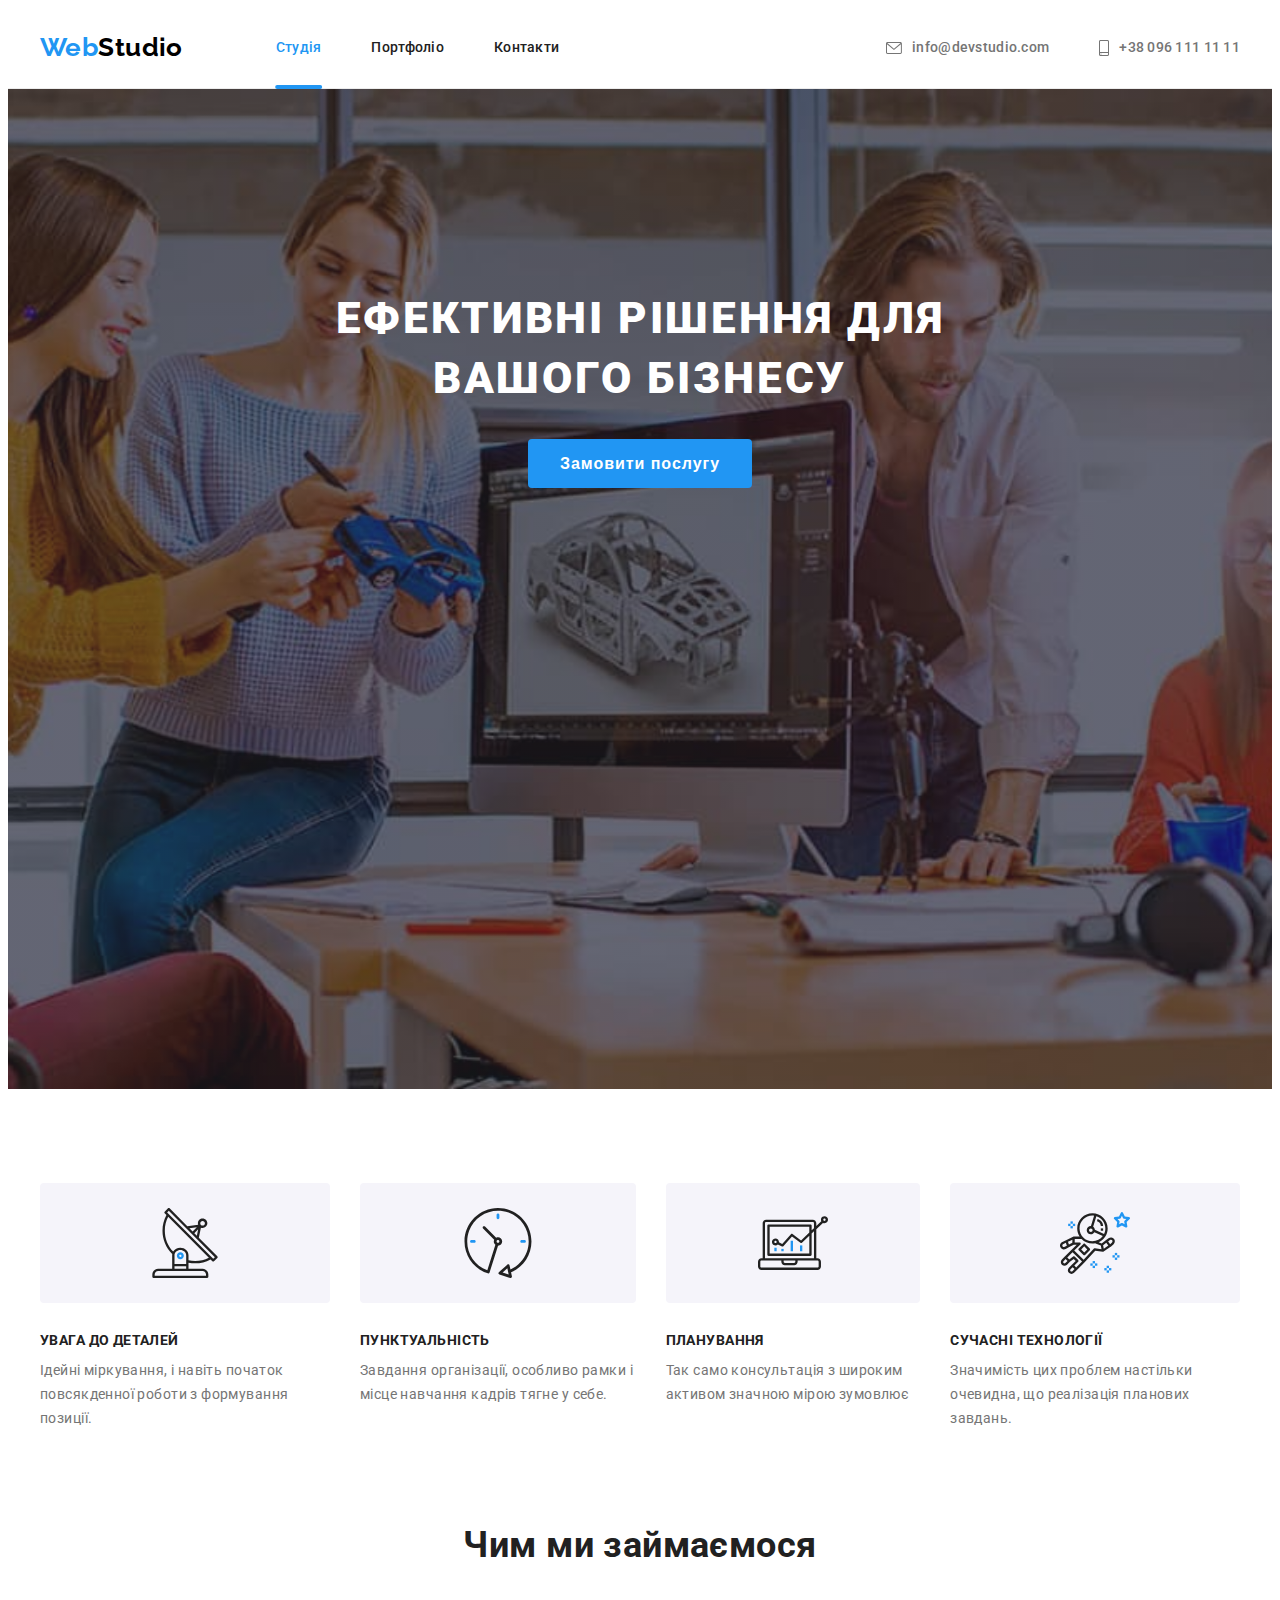
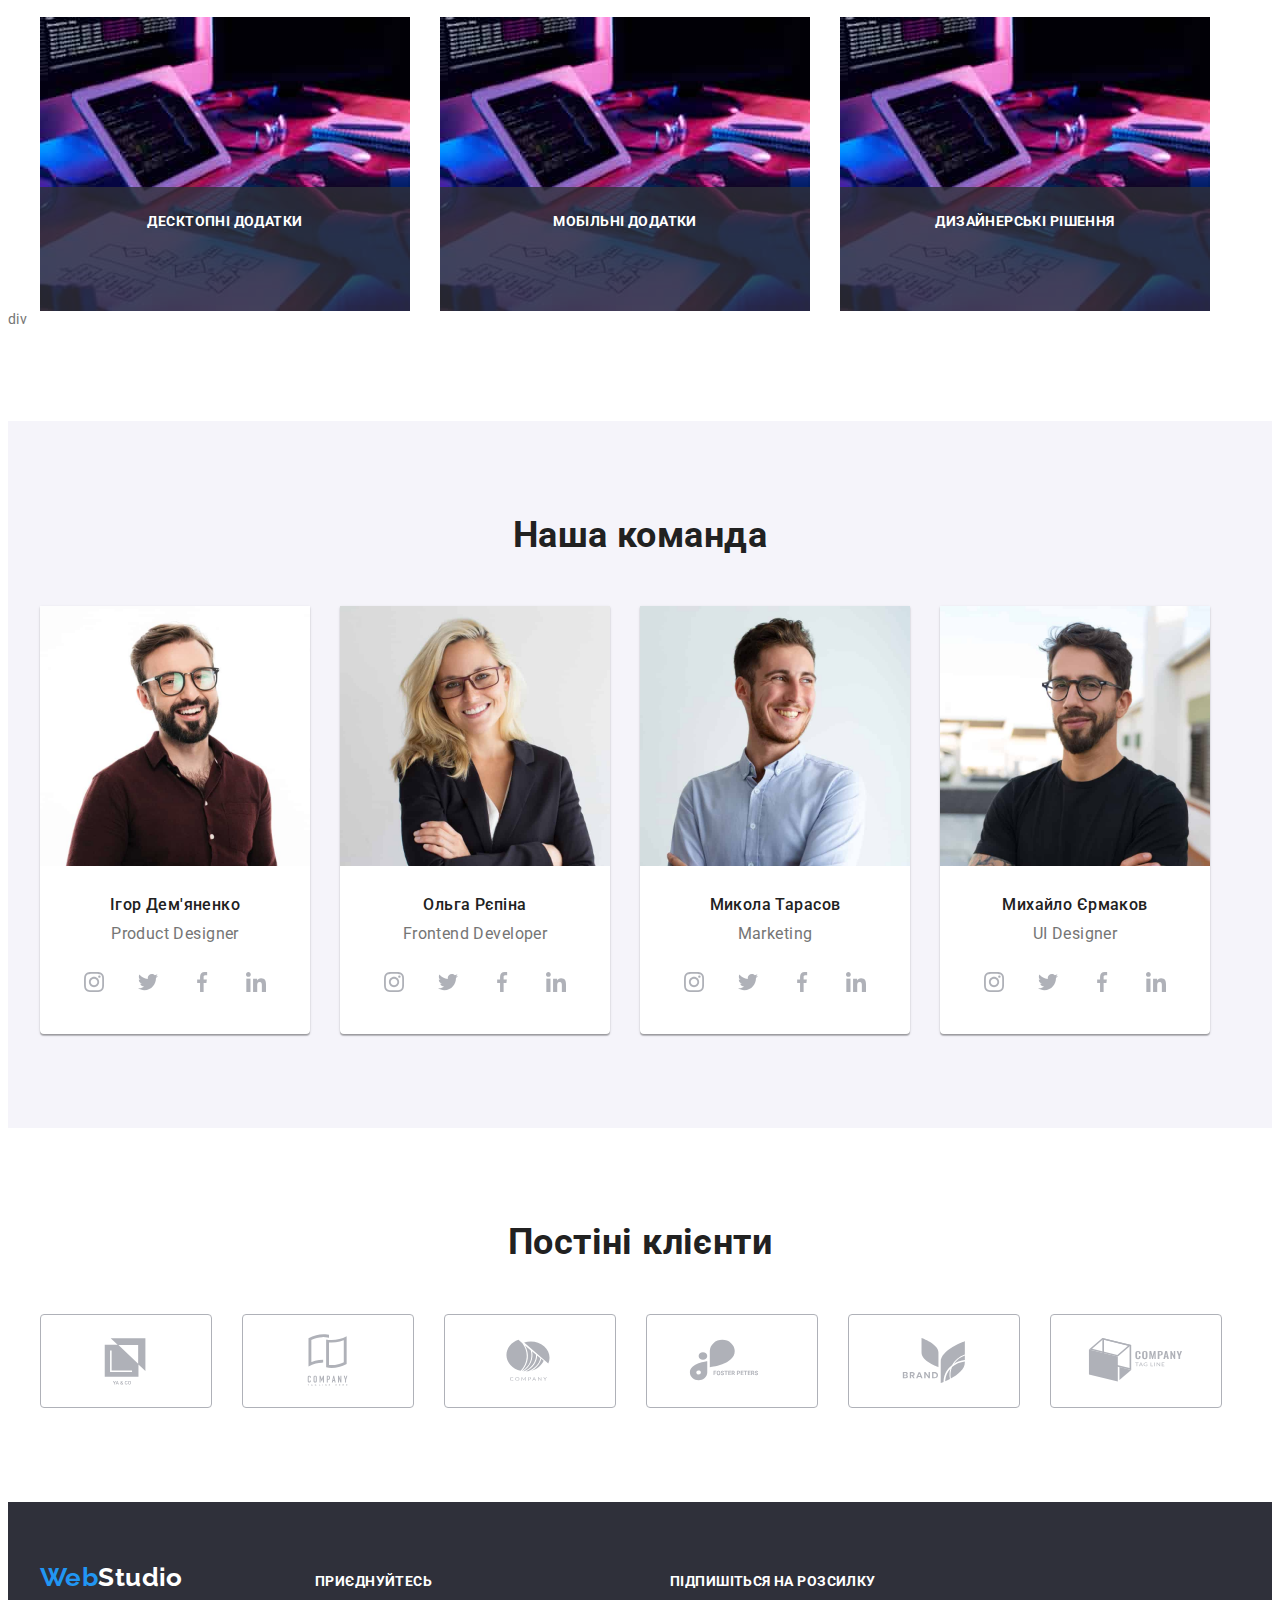
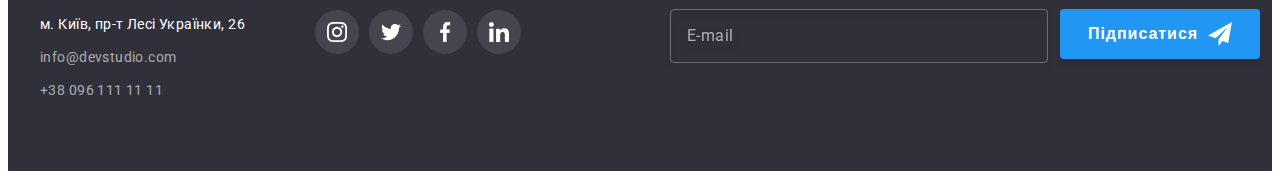
<file: index.html>
<!DOCTYPE html>
<html lang="uk">

<head>
    <meta charset="UTF-8" />
    <meta http-equiv="X-UA-Compatible" content="IE=edge" />
    <meta name="viewport" content="width=device-width, initial-scale=1.0" />
    <title>WebStudio</title>
    <link href="https://fonts.googleapis.com/css2?family=Raleway:wght@700&family=Roboto:wght@400;500;700;900&display=swap" rel="stylesheet" />

    <link rel="stylesheet" href="https://cdnjs.cloudflare.com/ajax/libs/modern-normalize/1.1.0/modern-normalize.min.css" integrity="sha512-wpPYUAdjBVSE4KJnH1VR1HeZfpl1ub8YT/NKx4PuQ5NmX2tKuGu6U/JRp5y+Y8XG2tV+wKQpNHVUX03MfMFn9Q==" crossorigin="anonymous" referrerpolicy="no-referrer"
    />
    <link rel="stylesheet" href="css/styles.css" />
</head>

<body class="page">
    <!-- Шапка-->
    <header class="page-header">
        <div class="container flex">
            <a href="./index.html" class="home-link link">
                <span class="logo-span">Web</span>Studio
            </a>

            <nav class="nav-wrap">
                <ul class="nav-tabs list">
                    <li>
                        <a href="./index.html" class="tab-link link current"> Студія </a>
                    </li>
                    <li>
                        <a href="./portfolio.html" class="tab-link link"> Портфоліо </a>
                    </li>
                    <li>
                        <a href="#" class="tab-link link"> Контакти </a>
                    </li>
                </ul>
            </nav>

            <ul class="nav-contacts list">
                <li>
                    <a href="mailto:info@devstudio.com" class="nav-contact-link link">
                        <svg width="16" height="12" class="nav-contacts-icon">
                <use href="./images/icon.svg#mail"></use></svg
              ><span class="nav-contact-span">info@devstudio.com</span>
            </a>
          </li>
          <li>
            <a href="tel:+380961111111" class="nav-contact-link link">
              <svg width="10" height="16" class="nav-contacts-icon">
                <use href="./images/icon.svg#phone"></use></svg
              ><span class="nav-contact-span">+38 096 111 11 11</span>
            </a>
          </li>
        </ul>
      </div>
    </header>

    <!--Основний контент-->
    <main>
      <!--HeroSecion-->
      <section class="hero hero-overlay">
        <div class="container hero-cont">
          <h1 class="hero-title">Ефективні рішення для вашого бізнесу</h1>
          <button type="button" class="button hero-button" data-modal-open>
            Замовити послугу
          </button>
        </div>
      </section>

      <!--InfoSection-->
      <section class="section no-bottom-pd">
        <div class="container">
          <h2 class="section-title visually-hidden">Інформаційна секція</h2>
          <ul class="feature list">
            <li>
              <div class="feature-wrap">
                <svg class="feature-icon" width="70" height="70">
                  <use href="./images/icon.svg#antenna-1"></use>
                </svg>
        </div>
        <h3 class="info-title">УВАГА ДО ДЕТАЛЕЙ</h3>
        <p class="feature-text">
            Ідейні міркування, і навіть початок повсякденної роботи з формування позиції.
        </p>
        </li>
        <li>
            <div class="feature-wrap">
                <svg class="feature-icon" width="70" height="70">
                  <use href="./images/icon.svg#clock-1"></use>
                </svg>
            </div>
            <h3 class="info-title">ПУНКТУАЛЬНІСТЬ</h3>
            <p class="feature-text">
                Завдання організації, особливо рамки і місце навчання кадрів тягне у себе.
            </p>
        </li>
        <li>
            <div class="feature-wrap">
                <svg class="feature-icon" width="70" height="70">
                  <use href="./images/icon.svg#diagram-1"></use>
                </svg>
            </div>
            <h3 class="info-title">ПЛАНУВАННЯ</h3>
            <p class="feature-text">
                Так само консультація з широким активом значною мірою зумовлює
            </p>
        </li>
        <li>
            <div class="feature-wrap">
                <svg class="feature-icon" width="70" height="70">
                  <use href="./images/icon.svg#astronaut-1"></use>
                </svg>
            </div>
            <h3 class="info-title">СУЧАСНІ ТЕХНОЛОГІЇ</h3>
            <p class="feature-text">
                Значимість цих проблем настільки очевидна, що реалізація планових завдань.
            </p>
        </li>
        </ul>
        </div>
        </section>

        <!--IMG Section-->
        <section class="section">
            <div class="container">
                <h2 class="section-title">Чим ми займаємося</h2>

                <ul class="section-cards">
                    <li>
                        <div class="section-cards-thumb"><img src="./images/main/img1.jpg" alt="планшет" width="370" />

                            <div class="section-cards-text">
                                <p>
                                    Десктопні додатки
                                </p>
                            </div>
                        </div>
                    </li>
                    <li>
                        <div class="section-cards-thumb"><img src="./images/main/img1.jpg" alt="планшет" width="370" />

                            <div class="section-cards-text">
                                <p>
                                    Мобільні додатки
                                </p>
                            </div>
                        </div>
                    </li>
                    <li>
                        <div class="section-cards-thumb"><img src="./images/main/img1.jpg" alt="планшет" width="370" />

                            <div class="section-cards-text">
                                <p>
                                    Дизайнерські рішення
                                </p>
                            </div>
                        </div>
                    </li>
                </ul>
            </div>
            div
        </section>
        <!--Our Team-->
        <section class="section grey-bc-color">
            <div class="container">
                <h2 class="section-title">Наша команда</h2>

                <ul class="team-title list">
                    <li class="team-item">
                        <img src="./images/main/img4.jpg" alt="Фото Ігоря" width="270" />
                        <div class="team-wrap">
                            <h3 class="title">Ігор Дем'яненко</h3>
                            <p class="team-info">Product Designer</p>
                            <ul class="social-wrap">
                                <li class="social-wrap-item">
                                    <a class="social-link" href="https://instagram.com" target="_blank" rel="nofollow noopener noreferrer" aria-label="Instagram">
                                        <svg class="social-icon" width="20" height="20">
                        <use href="./images/icon.svg#instagram"></use>
                      </svg>
                                    </a>
                                </li>
                                <li class="social-wrap-item">
                                    <a class="social-link" href="https://twitter.com" aria-label="Twitter" target="_blank" rel="nofollow noopener noreferrer">
                                        <svg class="social-icon" width="20" height="20">
                        <use href="./images/icon.svg#twitter"></use>
                      </svg>
                                    </a>
                                </li>
                                <li class="social-wrap-item">
                                    <a class="social-link" href="https://facebook.com" aria-label="Facebook" target="_blank" rel="nofollow noopener noreferrer">
                                        <svg class="social-icon" width="20" height="20">
                        <use href="./images/icon.svg#facebook"></use>
                      </svg>
                                    </a>
                                </li>
                                <li class="social-wrap-item">
                                    <a class="social-link" href="https://linkedin.com" aria-label="LinkedIn" target="_blank" rel="nofollow noopener noreferrer">
                                        <svg class="social-icon" width="20" height="20">
                        <use href="./images/icon.svg#linkedin"></use>
                      </svg>
                                    </a>
                                </li>
                            </ul>
                        </div>
                    </li>
                    <li class="team-item">
                        <img src="./images/main/img5.jpg" alt="Фото Ольги" width="270" />
                        <div class="team-wrap">
                            <h3 class="title">Ольга Рєпіна</h3>
                            <p class="team-info">Frontend Developer</p>
                            <ul class="social-wrap">
                                <li class="social-wrap-item">
                                    <a class="social-link" href="https://instagram.com" target="_blank" rel="nofollow noopener noreferrer" aria-label="Instagram">
                                        <svg class="social-icon" width="20" height="20">
                        <use href="./images/icon.svg#instagram"></use>
                      </svg>
                                    </a>
                                </li>
                                <li class="social-wrap-item">
                                    <a class="social-link" href="https://twitter.com" aria-label="Twitter" target="_blank" rel="nofollow noopener noreferrer">
                                        <svg class="social-icon" width="20" height="20">
                        <use href="./images/icon.svg#twitter"></use>
                      </svg>
                                    </a>
                                </li>
                                <li class="social-wrap-item">
                                    <a class="social-link" href="https://facebook.com" aria-label="Facebook" target="_blank" rel="nofollow noopener noreferrer">
                                        <svg class="social-icon" width="20" height="20">
                        <use href="./images/icon.svg#facebook"></use>
                      </svg>
                                    </a>
                                </li>
                                <li class="social-wrap-item">
                                    <a class="social-link" href="https://linkedin.com" aria-label="LinkedIn" target="_blank" rel="nofollow noopener noreferrer">
                                        <svg class="social-icon" width="20" height="20">
                        <use href="./images/icon.svg#linkedin"></use>
                      </svg>
                                    </a>
                                </li>
                            </ul>
                        </div>
                    </li>
                    <li class="team-item">
                        <img src="./images/main/img6.jpg" alt="Фото Миколи" width="270" />
                        <div class="team-wrap">
                            <h3 class="title">Микола Тарасов</h3>
                            <p class="team-info">Marketing</p>
                            <ul class="social-wrap">
                                <li class="social-wrap-item">
                                    <a class="social-link" href="https://instagram.com" target="_blank" rel="nofollow noopener noreferrer" aria-label="Instagram">
                                        <svg class="social-icon" width="20" height="20">
                        <use href="./images/icon.svg#instagram"></use>
                      </svg>
                                    </a>
                                </li>
                                <li class="social-wrap-item">
                                    <a class="social-link" href="https://twitter.com" aria-label="Twitter" target="_blank" rel="nofollow noopener noreferrer">
                                        <svg class="social-icon" width="20" height="20">
                        <use href="./images/icon.svg#twitter"></use>
                      </svg>
                                    </a>
                                </li>
                                <li class="social-wrap-item">
                                    <a class="social-link" href="https://facebook.com" aria-label="Facebook" target="_blank" rel="nofollow noopener noreferrer">
                                        <svg class="social-icon" width="20" height="20">
                        <use href="./images/icon.svg#facebook"></use>
                      </svg>
                                    </a>
                                </li>
                                <li class="social-wrap-item">
                                    <a class="social-link" href="https://linkedin.com" aria-label="LinkedIn" target="_blank" rel="nofollow noopener noreferrer">
                                        <svg class="social-icon" width="20" height="20">
                        <use href="./images/icon.svg#linkedin"></use>
                      </svg>
                                    </a>
                                </li>
                            </ul>
                        </div>
                    </li>
                    <li class="team-item">
                        <img src="./images/main/img7.jpg" alt="Фото Михайла" width="270" />
                        <div class="team-wrap">
                            <h3 class="title">Михайло Єрмаков</h3>
                            <p class="team-info">UI Designer</p>
                            <ul class="social-wrap">
                                <li class="social-wrap-item">
                                    <a class="social-link" href="https://instagram.com" target="_blank" rel="nofollow noopener noreferrer" aria-label="Instagram">
                                        <svg class="social-icon" width="20" height="20">
                        <use href="./images/icon.svg#instagram"></use>
                      </svg>
                                    </a>
                                </li>
                                <li class="social-wrap-item">
                                    <a class="social-link" href="https://twitter.com" aria-label="Twitter" target="_blank" rel="nofollow noopener noreferrer">
                                        <svg class="social-icon" width="20" height="20">
                        <use href="./images/icon.svg#twitter"></use>
                      </svg>
                                    </a>
                                </li>
                                <li class="social-wrap-item">
                                    <a class="social-link" href="https://facebook.com" aria-label="Facebook" target="_blank" rel="nofollow noopener noreferrer">
                                        <svg class="social-icon" width="20" height="20">
                        <use href="./images/icon.svg#facebook"></use>
                      </svg>
                                    </a>
                                </li>
                                <li class="social-wrap-item">
                                    <a class="social-link" href="https://linkedin.com" aria-label="LinkedIn" target="_blank" rel="nofollow noopener noreferrer">
                                        <svg class="social-icon" width="20" height="20">
                        <use href="./images/icon.svg#linkedin"></use>
                      </svg>
                                    </a>
                                </li>
                            </ul>
                        </div>
                    </li>
                </ul>
            </div>
        </section>
        <!--===============================Clients=================== -->
        <section class="section clients">
            <div class="container">
                <h2 class="section-title">Постіні клієнти</h2>
                <ul class="clients-logo">
                    <li class="clients-item">
                        <a href="#" class="clients-item-link">
                            <svg class="clients-icon" width="106" height="60">
                  <use href="./images/icon.svg#logo-1"></use>
                </svg>
                        </a>
                    </li>
                    <li class="clients-item">
                        <a href="#" class="clients-item-link">
                            <svg class="clients-icon" width="106" height="60">
                  <use href="./images/icon.svg#logo-2"></use>
                </svg>
                        </a>
                    </li>
                    <li class="clients-item">
                        <a href="#" class="clients-item-link">
                            <svg class="clients-icon" width="106" height="60">
                  <use href="./images/icon.svg#logo-3"></use>
                </svg>
                        </a>
                    </li>
                    <li class="clients-item">
                        <a href="#" class="clients-item-link">
                            <svg class="clients-icon" width="106" height="60">
                  <use href="./images/icon.svg#logo-4"></use>
                </svg>
                        </a>
                    </li>
                    <li class="clients-item">
                        <a href="#" class="clients-item-link">
                            <svg class="clients-icon" width="106" height="60">
                  <use href="./images/icon.svg#logo-5"></use>
                </svg>
                        </a>
                    </li>
                    <li class="clients-item">
                        <a href="#" class="clients-item-link">
                            <svg class="clients-icon" width="106" height="60">
                  <use href="./images/icon.svg#logo-6"></use>
                </svg>
                        </a>
                    </li>
                </ul>
            </div>
        </section>
        </main>

        <!--footer-->
        <footer class="footer">
            <div class="container footer-flex">

                <div class="footer-contacts">
                    <a href="./index.html" class="footer-link link">
                        <span class="footer-span">Web</span>Studio
                    </a>
                    <address>
            <ul class="footer-adress">
              <li class="foot-item">
                <a href="" class="foot-adress link"
                  >м. Київ, пр-т Лесі Українки, 26</a
                >
              </li>
              <li class="foot-item">
                <a href="mailto:info@devstudio.com" class="foot-mail link"
                  >info@devstudio.com</a
                >
              </li>
              <li class="foot-item">
                <a href="tel:+380961111111" class="foot-phone link"
                  >+38 096 111 11 11</a
                >
              </li>
            </ul>
          </address>
                </div>
                <div class="footer-social">
                    <strong class="footer-social-logo">ПРИЄДНУЙТЕСЬ</strong>
                    <ul class="social-wrap">
                        <li class="social-wrap-item">
                            <a class="social-link-foot" href="https://instagram.com" target="_blank" rel="nofollow noopener noreferrer" aria-label="Instagram">
                                <svg class="social-icon-foot" width="20" height="20">
                  <use href="./images/icon.svg#instagram"></use>
                </svg>
                            </a>
                        </li>
                        <li class="social-wrap-item">
                            <a class="social-link-foot" href="https://twitter.com" aria-label="Twitter" target="_blank" rel="nofollow noopener noreferrer">
                                <svg class="social-icon-foot" width="20" height="20">
                  <use href="./images/icon.svg#twitter"></use>
                </svg>
                            </a>
                        </li>
                        <li class="social-wrap-item">
                            <a class="social-link-foot" href="https://facebook.com" aria-label="Facebook" target="_blank" rel="nofollow noopener noreferrer">
                                <svg class="social-icon-foot" width="20" height="20">
                  <use href="./images/icon.svg#facebook"></use>
                </svg>
                            </a>
                        </li>
                        <li class="social-wrap-item">
                            <a class="social-link-foot" href="https://linkedin.com" aria-label="LinkedIn" target="_blank" rel="nofollow noopener noreferrer">
                                <svg class="social-icon-foot" width="20" height="20">
                  <use href="./images/icon.svg#linkedin"></use>
                </svg>
                            </a>
                        </li>
                    </ul>
                </div>

                <div class="footer-form">
                    <p class="footer-paragraph"><strong>Підпишіться на розсилку</strong></p>
                    <form class="footer-send-form">
                        <label class="footer-send-label">
                        <input class="footer-email-input" type="email" name="email" placeholder="E-mail"/>
                      </label>

                        <button class="footer-email-bottom" type="submit">Підписатися<svg width="24" height="24">
                          <use href="./images/icon.svg#icon-footer-email"></use>
                        </svg>
                        </button>

                    </form>
                </div>

            </div>
        </footer>
        <!-- ============Modal================== -->
        <div class="backdrop is-hidden" data-modal>
            <div class="modal">
                <button class="modal-close" data-modal-close>
                  <svg class= "modal-close-icon" width="18" height="18">
                    <use href="./images/icon.svg#close-x"></use>
                  </svg>
                </button>
                <strong class="modal-title">Залиште свої дані, ми вам передзвонимо</strong>
                <form>

                    <div class="modal-field">
                        <label class="modal-lable" for="input-text">Ім'я</label>
                        <input class="modal-input" id="input-text" type="text" name="username" />
                        <svg class="modal-icon" width="12" height="12">
                      <use href="./images/icon.svg#icon-modal-person"></use>
                    </svg>
                    </div>

                    <div class="modal-field">
                        <label class="modal-lable" for="input-tel">Телефон</label>
                        <input class="modal-input" id="input-tel" type="tel" name="phone_number" />
                        <svg class="modal-icon" width="13" height="13">
                      <use href="./images/icon.svg#icon-modal-phone"></use>
                    </svg>
                    </div>

                    <div class="modal-field">
                        <label class="modal-lable" for="input-email">Пошта</label>
                        <input class="modal-input" id="input-email" type="email" name="email" />
                        <svg class="modal-icon" width="15" height="12">
                      <use href="./images/icon.svg#icon-modal-email"></use>
                    </svg>
                    </div>

                    <div class="modal-text-area">
                        <label class="modal-lable" for="comment">Коментар</label>
                        <textarea class="modal-text-area-comment" id="comment" name="feedback" rows="5" placeholder="Введіть текст"></textarea>
                    </div>

                    <label class="checkbox">
                      <input type="checkbox" class="modal-checkbox" name="modal_checkbox" value="agree" id="checkbox">
                      <span class="checkbox-icon">
                        <svg class="icon-svg" width="16" height="15">
                          <use href="./images/icon.svg#icon-check"></use>
                        </svg>
                      </span>
                      <span class = "checkbox-text"> Погоджуюся з розсилкою та приймаю <a href="#" class ="modal-link">Умови договору</a></span>
                    </label>

                    <div class="flex-center">
                        <button class="modal-button" type="submit">Відправити</button>
                    </div>

                </form>
            </div>
        </div>
        <script src="./js/modal.js"></script>
</body>

</html>
</file>
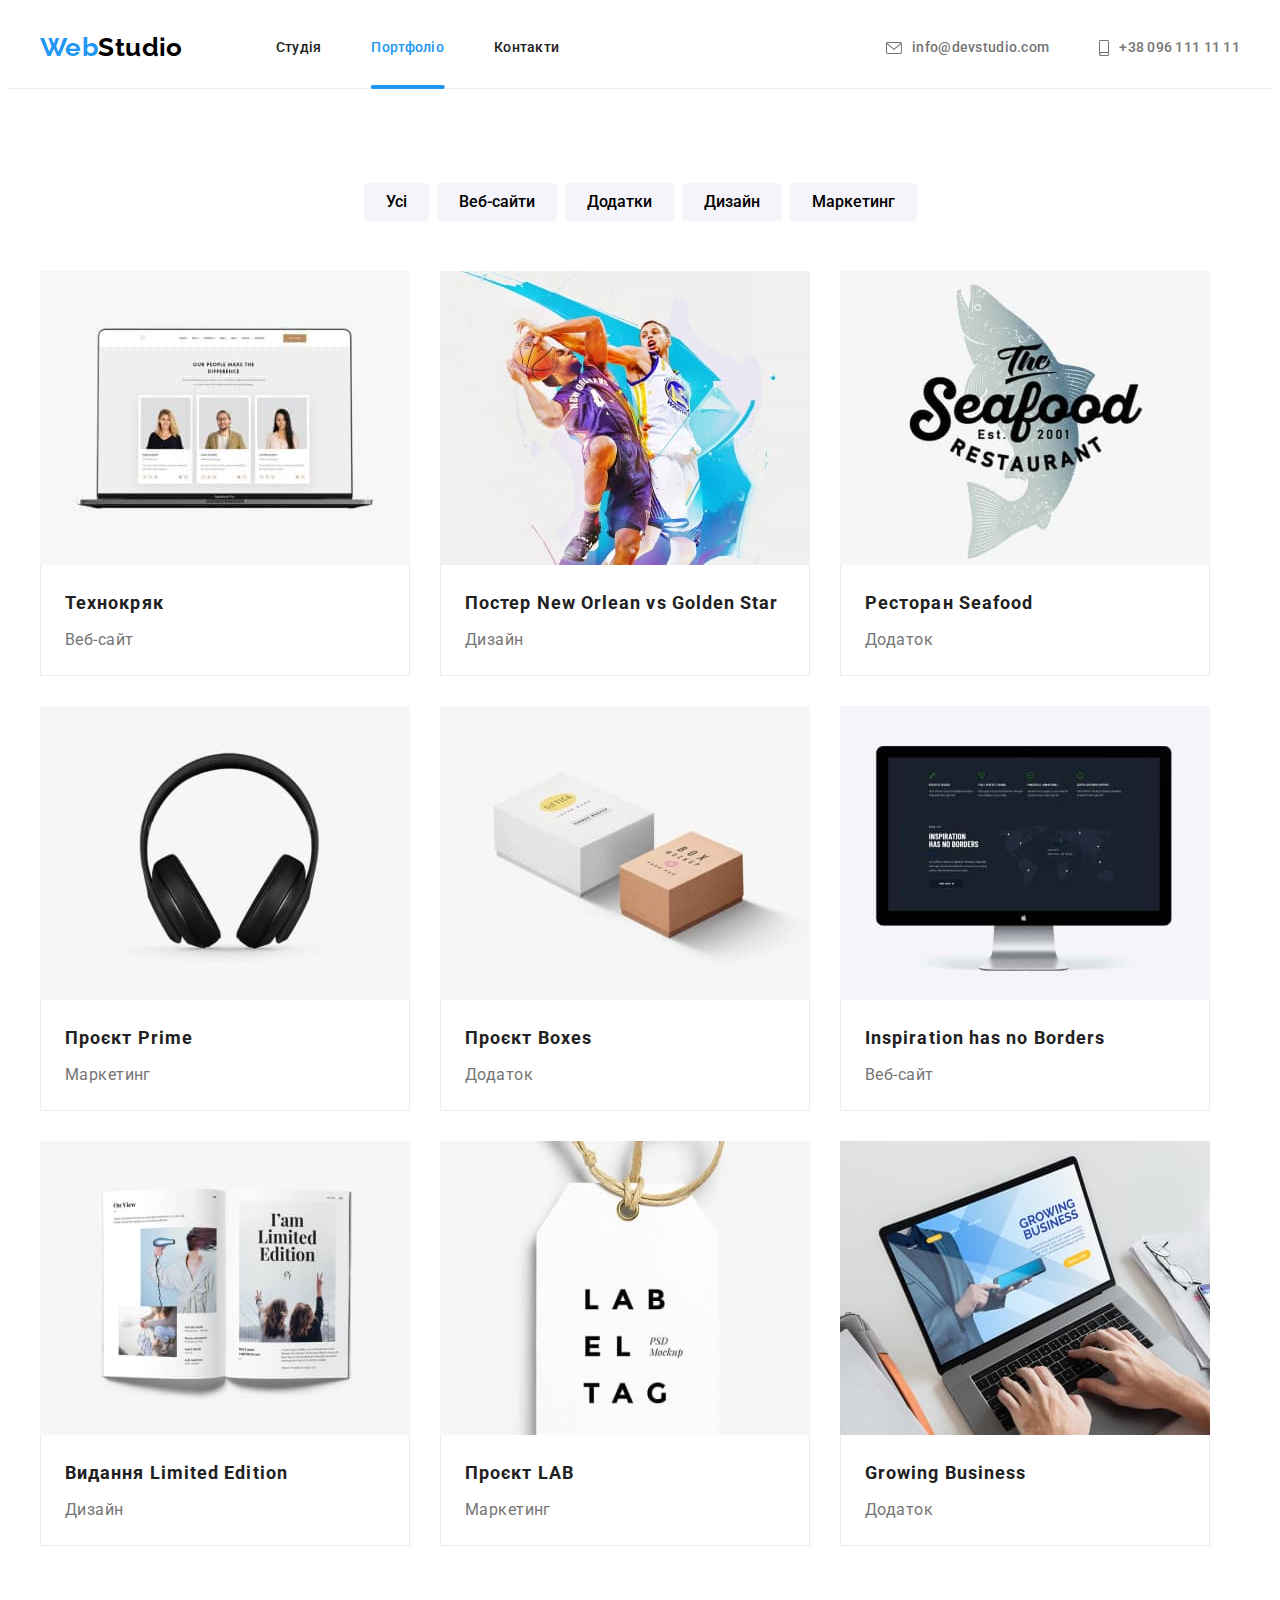
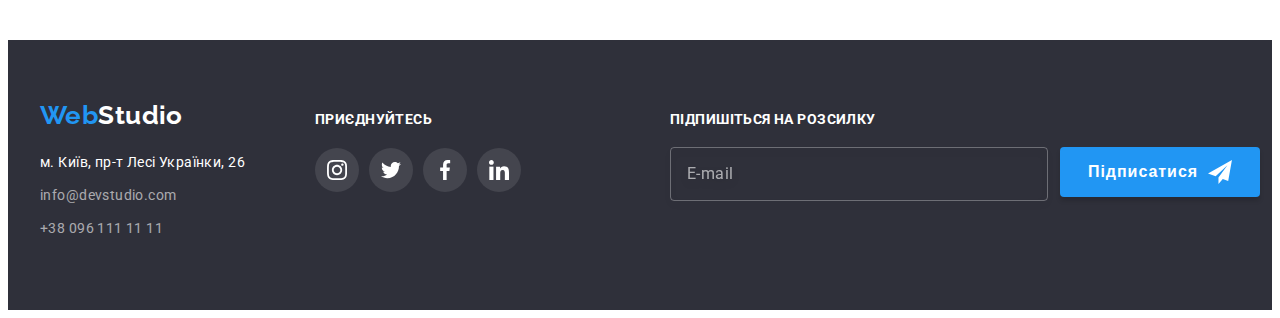
<file: portfolio.html>
<!DOCTYPE html>
<html lang="uk">

<head>
    <meta charset="UTF-8">
    <meta http-equiv="X-UA-Compatible" content="IE=edge">
    <meta name="viewport" content="width=device-width, initial-scale=1.0">
    <title>WebStudio</title>
    <link href="https://fonts.googleapis.com/css2?family=Raleway:wght@700&family=Roboto:wght@400;500;700;900&display=swap" rel="stylesheet">

    <link rel="stylesheet" href="https://cdnjs.cloudflare.com/ajax/libs/modern-normalize/1.1.0/modern-normalize.min.css" integrity="sha512-wpPYUAdjBVSE4KJnH1VR1HeZfpl1ub8YT/NKx4PuQ5NmX2tKuGu6U/JRp5y+Y8XG2tV+wKQpNHVUX03MfMFn9Q==" crossorigin="anonymous" referrerpolicy="no-referrer"
    />
    <link rel="stylesheet" href="css/styles.css">
</head>

<body class="page">
    <!-- Шапка-->
    <header class="page-header">
        <div class="container flex">
            <a href="./index.html" class="home-link link">
                <span class="logo-span">Web</span>Studio
            </a>

            <nav class="nav-wrap">
                <ul class="nav-tabs list">
                    <li>
                        <a href="./index.html" class="tab-link link"> Студія </a>
                    </li>
                    <li>
                        <a href="./portfolio.html" class="tab-link link current"> Портфоліо </a>
                    </li>
                    <li>
                        <a href="#" class="tab-link link"> Контакти </a>
                    </li>
                </ul>
            </nav>

            <ul class="nav-contacts list">
                <li>
                    <a href="mailto:info@devstudio.com" class="nav-contact-link link">
                        <svg width="16" height="12" class="nav-contacts-icon">
                <use href="./images/icon.svg#mail"></use></svg
              ><span class="nav-contact-span">info@devstudio.com</span>
            </a>
          </li>
          <li>
            <a href="tel:+380961111111" class="nav-contact-link link">
              <svg width="10" height="16" class="nav-contacts-icon">
                <use href="./images/icon.svg#phone"></use></svg
              ><span class="nav-contact-span">+38 096 111 11 11</span>
            </a>
          </li>
        </ul>
      </div>
    </header>

    <main>
        <section class="work-examples section">
            <div class="container">
                <h1 class="visually-hidden">Наші проекти</h1>
                <ul class="content-list">
                    <li>
                        <button type="button" class="button-list">Усі</button>
                    </li>
                    <li>
                        <button type="button" class="button-list">Веб-сайти</button>
                    </li>
                    <li>
                        <button type="button" class="button-list">Додатки</button>
                    </li>
                    <li>
                        <button type="button" class="button-list">Дизайн</button>
                    </li>
                    <li>
                        <button type="button" class="button-list">Маркетинг</button>
                    </li>
                </ul>



                <ul class="examples-list">
                    <li class="examples-item">
                        <div class="examples-thumb">
                        <img src="./images/portfolio/img1.jpg" width="370" alt="Project Image">
                        <div class="overlay">
                            <p class="overylay-text">
                                Ресурс пропонує комплексні пропозиції з різним рівнем функціоналу та сервісів. Все це дозволить відвідувачу отримати вичерпні відомості про компанію чи приватну особу.
                            </p>
                        </div>
                        </div>
                        <div class="item-border">
                            <h2 class="item-title">
                                Технокряк
                            </h2>
                            <p class="examples-info">
                                Веб-сайт
                            </p>
                        </div>
                    </li>
                    <li class="examples-item">
                        <div class="examples-thumb">
                            <img src="./images/portfolio/img2.jpg" width="370" alt="Project Image">
                            <div class="overlay">
                                <p class="overylay-text">
                                    Ресурс пропонує комплексні пропозиції з різним рівнем функціоналу та сервісів. Все це дозволить відвідувачу отримати вичерпні відомості про компанію чи приватну особу.
                                </p>
                            </div>
                            </div>
                        <div class="item-border">
                            <h2 class="item-title">
                                Постер New Orlean vs Golden Star
                            </h2>
                            <p class="examples-info">
                                Дизайн
                            </p>
                        </div>
                    </li>
                    <li class="examples-item">
                        <div class="examples-thumb">
                            <img src="./images/portfolio/img3.jpg" width="370" alt="Project Image">
                            <div class="overlay">
                                <p class="overylay-text">
                                    Ресурс пропонує комплексні пропозиції з різним рівнем функціоналу та сервісів. Все це дозволить відвідувачу отримати вичерпні відомості про компанію чи приватну особу.
                                </p>
                            </div>
                            </div>
                        <div class="item-border">
                            <h2 class="item-title">
                                Ресторан Seafood
                            </h2>
                            <p class="examples-info">
                                Додаток
                            </p>
                        </div>
                    </li>
                    <li class="examples-item">
                        <div class="examples-thumb">
                            <img src="./images/portfolio/img4.jpg" width="370" alt="Project Image">
                            <div class="overlay">
                                <p class="overylay-text">
                                    Ресурс пропонує комплексні пропозиції з різним рівнем функціоналу та сервісів. Все це дозволить відвідувачу отримати вичерпні відомості про компанію чи приватну особу.
                                </p>
                            </div>
                            </div>
                        <div class="item-border">
                            <h2 class="item-title">
                                Проєкт Prime
                            </h2>
                            <p class="examples-info">
                                Маркетинг
                            </p>
                        </div>
                    </li>
                    <li class="examples-item">
                        <div class="examples-thumb">
                            <img src="./images/portfolio/img5.jpg" width="370" alt="Project Image">
                            <div class="overlay">
                                <p class="overylay-text">
                                    Ресурс пропонує комплексні пропозиції з різним рівнем функціоналу та сервісів. Все це дозволить відвідувачу отримати вичерпні відомості про компанію чи приватну особу.
                                </p>
                            </div>
                            </div>
                        <div class="item-border">
                            <h2 class="item-title">
                                Проєкт Boxes
                            </h2 class="item-title">
                            <p class="examples-info">
                                Додаток
                            </p>
                        </div>
                    </li>
                    <li class="examples-item">
                        <div class="examples-thumb">
                            <img src="./images/portfolio/img6.jpg" width="370" alt="Project Image">
                            <div class="overlay">
                                <p class="overylay-text">
                                    Ресурс пропонує комплексні пропозиції з різним рівнем функціоналу та сервісів. Все це дозволить відвідувачу отримати вичерпні відомості про компанію чи приватну особу.
                                </p>
                            </div>
                            </div>
                        <div class="item-border">
                            <h2 class="item-title">
                                Inspiration has no Borders
                            </h2>
                            <p class="examples-info">
                                Веб-сайт
                            </p>
                        </div>
                    </li>
                    <li class="examples-item">
                        <div class="examples-thumb">
                            <img src="./images/portfolio/img7.jpg" width="370" alt="Project Image">
                            <div class="overlay">
                                <p class="overylay-text">
                                    Ресурс пропонує комплексні пропозиції з різним рівнем функціоналу та сервісів. Все це дозволить відвідувачу отримати вичерпні відомості про компанію чи приватну особу.
                                </p>
                            </div>
                            </div>
                        <div class="item-border">
                            <h2 class="item-title">
                                Видання Limited Edition
                            </h2>
                            <p class="examples-info">
                                Дизайн
                            </p>
                        </div>
                    </li>
                    <li class="examples-item">
                        <div class="examples-thumb">
                            <img src="./images/portfolio/img8.jpg" width="370" alt="Project Image">
                            <div class="overlay">
                                <p class="overylay-text">
                                    Ресурс пропонує комплексні пропозиції з різним рівнем функціоналу та сервісів. Все це дозволить відвідувачу отримати вичерпні відомості про компанію чи приватну особу.
                                </p>
                            </div>
                            </div>
                        <div class="item-border">
                            <h2 class="item-title">
                                Проєкт LAB
                            </h2>
                            <p class="examples-info">
                                Маркетинг
                            </p>
                        </div>
                    </li>
                    <li class="examples-item">
                        <div class="examples-thumb">
                            <img src="./images/portfolio/img9.jpg" width="370" alt="Project Image">
                            <div class="overlay">
                                <p class="overylay-text">
                                    Ресурс пропонує комплексні пропозиції з різним рівнем функціоналу та сервісів. Все це дозволить відвідувачу отримати вичерпні відомості про компанію чи приватну особу.
                                </p>
                            </div>
                            </div>
                        <div class="item-border">
                            <h2 class="item-title">
                                Growing Business
                            </h2>
                            <p class="examples-info">
                                Додаток
                            </p>
                        </div>
                    </li>
                </ul>
            </div>
        </section>
    </main>
         <!--footer-->
         <footer class="footer">
            <div class="container footer-flex">
                <div class="footer-contacts">
                    <a href="./index.html" class="footer-link link">
                        <span class="footer-span">Web</span>Studio
                    </a>
                    <address>
            <ul class="footer-adress">
              <li class="foot-item">
                <a href="" class="foot-adress link"
                  >м. Київ, пр-т Лесі Українки, 26</a
                >
              </li>
              <li class="foot-item">
                <a href="mailto:info@devstudio.com" class="foot-mail link"
                  >info@devstudio.com</a
                >
              </li>
              <li class="foot-item">
                <a href="tel:+380961111111" class="foot-phone link"
                  >+38 096 111 11 11</a
                >
              </li>
            </ul>
          </address>
                </div>
                <div class="footer-social">
                    <strong class="footer-social-logo">ПРИЄДНУЙТЕСЬ</strong>
                    <ul class="social-wrap">
                        <li class="social-wrap-item">
                            <a class="social-link-foot" href="https://instagram.com" target="_blank" rel="nofollow noopener noreferrer" aria-label="Instagram">
                                <svg class="social-icon-foot" width="20" height="20">
                  <use href="./images/icon.svg#instagram"></use>
                </svg>
                    </a>
                </li>
                <li class="social-wrap-item">
                    <a class="social-link-foot" href="https://twitter.com" aria-label="Twitter" target="_blank" rel="nofollow noopener noreferrer">
                        <svg class="social-icon-foot" width="20" height="20">
                  <use href="./images/icon.svg#twitter"></use>
                </svg>
                    </a>
                </li>
                <li class="social-wrap-item">
                    <a class="social-link-foot" href="https://facebook.com" aria-label="Facebook" target="_blank" rel="nofollow noopener noreferrer">
                        <svg class="social-icon-foot" width="20" height="20">
                  <use href="./images/icon.svg#facebook"></use>
                </svg>
                    </a>
                </li>
                <li class="social-wrap-item">
                    <a class="social-link-foot" href="https://linkedin.com" aria-label="LinkedIn" target="_blank" rel="nofollow noopener noreferrer">
                        <svg class="social-icon-foot" width="20" height="20">
                  <use href="./images/icon.svg#linkedin"></use>
                </svg>
                    </a>
                </li>
            </ul>
        </div>

        <div class="footer-form">
            <p class="footer-paragraph"><strong>Підпишіться на розсилку</strong></p>
            <form class="footer-send-form">
                <label class="footer-send-label">
                <input class="footer-email-input" type="email" name="email" placeholder="E-mail"/>
              </label>

                <button class="footer-email-bottom" type="submit">Підписатися<svg width="24" height="24">
                  <use href="./images/icon.svg#icon-footer-email"></use>
                </svg>
                </button>

            </form>
        </div>
        </div>
        </footer>
</body>

</html>
</file>
<file: css/styles.css>
/* основной цвет background: #212121; */


/* blue #2196F3 */


/* secondary color background: #757575;*/


/* white for footer 
color: rgba(255, 255, 255, 0.6) */


/* ------------page style ----------*/

:root {
    --prime-color: #ffffff;
    --hero-color: #2f303a;
    --prime-text-color: #757575;
    --prime-title-color: #212121;
    --prime-accent-color: #2196f3;
    --prime-black-color: #000000;
    --footer-bg-color: #2f303a;
    --header-border-color: #ececec;
    --border-item-color: #ececec;
    --grey-bc-color: #f5f4fa;
    --icon-bg-color: #f5f5f5;
    --clients-icon-color: #afb1b8;
    --anim-slow: 600ms cubic-bezier(0.4, 0, 0.2, 1);
    --anim-fast: 250ms cubic-bezier(0.4, 0, 0.2, 1);
}


/* * {
    outline: 1px solid red;
} */

.page {
    color: var(--prime-text-color);
    font-family: "Roboto", sans-serif;
    font-size: 14px;
    letter-spacing: 0.03em;
}

.section {
    padding-top: 94px;
    padding-bottom: 94px;
}

img {
    display: block;
}

.grey-bc-color {
    background-color: var(--grey-bc-color);
}

.no-bottom-pd {
    padding-bottom: 0;
}

h1,
h2,
h3,
h4,
h5,
h6,
p {
    margin: 0;
    padding: 0;
}

.container {
    width: 1200px;
    margin: 0 auto;
    padding-right: 15px;
    padding-left: 15px;
}

.list {
    list-style: none;
}

.link {
    text-decoration: none;
    font-style: normal;
}

ul {
    list-style: none;
    margin: 0;
    padding-left: 0;
}


/* HEADER_____________STYLES */

.nav-wrap {
    position: sticky;
}

.flex {
    display: flex;
    align-items: center;
}

.link.current {
    color: var(--prime-accent-color);
}

.page-header {
    border-bottom: 1px solid var(--header-border-color);
}


/* ------------LogoStyle ----------*/

.home-link {
    font-family: Raleway;
    font-weight: 700;
    font-size: 26px;
    line-height: 1.2;
    color: var(--prime-black-color);
}


/* ------------Navigation----------*/

.logo-span {
    color: var(--prime-accent-color);
}

.nav-wrap {
    display: flex;
    margin-left: 93px;
}

.nav-tabs {
    display: flex;
    gap: 50px;
    font-weight: 500;
    line-height: 1.14;
    letter-spacing: 0.02em;
}

.nav-tabs li:last-child {
    margin-right: 0px;
}

.nav-tabs .tab-link {
    display: block;
    text-decoration: none;
    padding-top: 32px;
    padding-bottom: 32px;
}

.nav-tabs .link.current {
    color: var(--prime-accent-color);
}

.tab-link {
    position: relative;
}

.tab-link.current::after {
    content: "";
    position: absolute;
    left: 50%;
    bottom: -1px;
    transform: translateX(-50%);
    display: inline-flex;
    width: calc(100% + 2px);
    height: 4px;
    border-radius: 4px;
    background-color: var(--prime-accent-color);
}

.nav-contacts {
    display: flex;
    gap: 50px;
    margin-left: auto;
}

.nav-tabs .tab-link {
    color: var(--prime-title-color);
    font-weight: 500;
    line-height: 1.1;
    letter-spacing: 0.02em;
    transition: color var(--anim-fast);
}

.nav-tabs a:hover,
.nav-tabs a:focus {
    color: var(--prime-accent-color);
}


/* Contacts Style */

.nav-contacts a {
    display: flex;
    align-items: center;
    color: var(--prime-text-color);
    font-weight: 500;
    font-size: 14px;
    line-height: 1.1;
    letter-spacing: 0.02em;
    padding-top: 32px;
    padding-bottom: 32px;
    transition: color var(--anim-fast);
}

.nav-contacts a:hover,
.nav-contacts a:focus {
    color: var(--prime-accent-color);
}

.nav-contacts-icon {
    fill: currentColor;
    margin-right: 10px;
}

.nav-contact-icon:not(:last-child) {
    padding-right: 10px;
}

.nav-contact-span {
    display: inline-block;
}


/* Hero SEction */

.hero {
    background-color: var(--hero-color);
    padding-top: 200px;
    padding-bottom: 200px;
}

.hero-overlay {
    max-width: 1600px;
    min-height: 600px;
    margin-left: auto;
    margin-right: auto;
    background-image: linear-gradient( rgba(47, 48, 58, 0.4), rgba(47, 48, 58, 0.4)), url(../images/main/header-img.jpg);
    background-repeat: no-repeat;
    background-size: cover;
    background-position: center;
}

.hero-cont {
    text-align: center;
}

.hero-title {
    color: var(--prime-color);
    width: 696px;
    margin-left: auto;
    margin-right: auto;
    font-weight: 900;
    font-size: 44px;
    line-height: 1.36;
    text-align: center;
    letter-spacing: 0.06em;
    text-transform: uppercase;
}

.section-title {
    margin-bottom: 50px;
    font-weight: 700;
    font-size: 36px;
    line-height: 1.16;
    text-align: center;
    color: var(--prime-title-color);
}


/* -----------Button------------- */

.button {
    margin: 0 auto;
    color: var(--prime-color);
    font-size: 16px;
    line-height: 1.85;
    font-weight: 700;
    border-radius: 4px;
    padding: 10px 32px;
    margin-top: 30px;
    letter-spacing: 0.06em;
}


/* -----info section style------ */

.visually-hidden {
    position: absolute;
    width: 1px;
    height: 1px;
    margin: -1px;
    border: 0;
    padding: 0;
    white-space: nowrap;
    clip-path: inset(100%);
    clip: rect(0 0 0 0);
    overflow: hidden;
}

.feature {
    color: var(--prime-text-color);
    display: flex;
    gap: 30px;
}

.info-title {
    color: var(--prime-title-color);
    font-weight: 700;
    font-size: 14px;
    line-height: 1.14;
    text-transform: uppercase;
    margin-bottom: 10px;
}

.feature-wrap {
    display: flex;
    justify-content: center;
    align-items: center;
    height: 120px;
    margin-bottom: 30px;
    border-radius: 4px;
    background-color: var(--grey-bc-color);
}

.feature-text {
    line-height: 1.71;
}


/* -------img section----------- */

.section-cards {
    display: flex;
    gap: 30px;
}

.section-cards-thumb {
    position: relative;
}

.section-cards-text {
    height: 70px;
    width: 100%;
    padding: 27px 0;
    display: flex;
    justify-content: center;
    position: absolute;
    left: 50%;
    bottom: 0px;
    transform: translateX(-50%);
    background-color: rgba(47, 48, 58, 0.8);
    color: var(--prime-color);
    font-weight: 700;
    line-height: 1.14;
    text-transform: uppercase;
}


/* Team section style */

.team-wrap {
    padding-top: 30px;
    padding-bottom: 30px;
    text-align: center;
}

.team-title {
    display: flex;
    gap: 30px;
}

.team-title .title {
    font-weight: 500;
    color: var(--prime-title-color);
    font-size: 16px;
    line-height: 1.18;
}

.team-info {
    font-size: 16px;
    line-height: 1.18;
    margin-bottom: 16px;
}

.team-wrap .title {
    margin-bottom: 10px;
}

.team-item {
    box-shadow: 0px 1px 3px rgb(0 0 0 / 12%), 0px 1px 1px rgb(0 0 0 / 14%), 0px 2px 1px rgb(0 0 0 / 20%);
    border-radius: 0px 0px 4px 4px;
    background-color: var(--prime-color);
}

.social-wrap {
    display: flex;
    justify-content: center;
    align-items: center;
    gap: 10px;
}

.social-link {
    display: flex;
    align-items: center;
    justify-content: center;
    width: 44px;
    height: 44px;
    border-radius: 50%;
    color: var(--clients-icon-color);
    background-color: var(--prime-color);
    transition: color var(--anim-fast), background-color var(--anim-fast);
}

.social-link:hover,
.social-link:focus {
    background-color: var(--prime-accent-color);
    color: var(--prime-color);
}

.social-icon {
    fill: currentColor;
}


/* button */

.hero-button {
    cursor: pointer;
    background-color: var(--prime-accent-color);
    min-width: 216px;
    border: none;
}


/* ========================
||ПОСТІЙНІ КЛІЄНТИ
============================*/

.clients-logo {
    display: flex;
    gap: 30px;
}

.clients-item {}

.clients-item-link {
    color: var(--clients-icon-color);
    display: flex;
    justify-content: center;
    align-items: center;
    width: 170px;
    height: 92px;
    border: 1px solid var(--clients-icon-color);
    border-radius: 4px;
    transition: color var(--anim-fast), border-color var(--anim-fast);
}

.clients-item-link:hover,
.clients-item-link:focus {
    color: var(--prime-accent-color);
    border-color: var(--prime-accent-color);
}

.clients-icon {
    fill: currentColor;
}


/* ------footer-style----------- */

.footer {
    display: block;
    margin: 0 auto;
    background-color: var(--footer-bg-color);
    padding-top: 60px;
    padding-bottom: 60px;
}

.footer-contacts {
    margin-right: 70px;
}

.footer-span {
    color: var(--prime-accent-color);
    font-family: Raleway;
    font-weight: 700;
    font-size: 26px;
    line-height: 1.2;
}

.footer-link {
    font-family: Raleway;
    font-weight: 700;
    font-size: 26px;
    line-height: 1.2;
    color: var(--prime-color);
    display: block;
    margin-bottom: 20px;
}

footer-adress {
    display: block;
    justify-items: center;
    font-style: normal;
}

.foot-adress.link {
    color: var(--prime-color);
    line-height: 1.7;
}

.foot-mail.link,
.foot-phone.link {
    line-height: 1.7;
    color: rgba(255, 255, 255, 0.6);
}

.foot-item:not(lastchild) {
    margin-bottom: 9px;
}

.footer-adress a {
    transition: color var(--anim-fast);
}

.footer-adress a:hover,
.footer-adress a:focus {
    color: var(--prime-accent-color);
}

.footer-flex {
    display: flex;
    align-items: baseline;
}

.footer-social-logo {
    display: block;
    margin-bottom: 20px;
    font-weight: 700;
    line-height: 1.14;
    color: var(--prime-color);
}

.social-link-foot {
    display: flex;
    align-items: center;
    justify-content: center;
    width: 44px;
    height: 44px;
    border-radius: 50%;
    color: var(--prime-color);
    background-color: rgba(255, 255, 255, 0.1);
    transition: background-color var(--anim-fast);
}

.social-link-foot:hover,
.social-link-foot:focus {
    background-color: var(--prime-accent-color);
}

.social-icon-foot {
    fill: currentColor;
}


/* ===============FOOTER FORM============ */

.footer-form {
    margin-left: auto;
    width: 570px;
}

.footer-paragraph {
    margin-bottom: 20px;
    color: var(--prime-color);
    line-height: calc(16 / 14);
    text-transform: uppercase;
}

.footer-send-form {
    display: flex;
}

.footer-send-label {
    margin-right: 12px;
}

.footer-email-input {
    position: relative;
    width: 358px;
    height: 50px;
    padding-left: 16px;
    display: flex;
    align-items: center;
    font-size: 16px;
    line-height: calc(20 / 16);
    letter-spacing: 0.03em;
    color: rgba(255, 255, 255, 0.6);
    background-color: transparent;
    border: 1px solid rgba(255, 255, 255, 0.3);
    filter: drop-shadow(0px 4px 4px rgba(0, 0, 0, 0.15));
    border-radius: 4px;
    outline: none;
}

.footer-email-input::placeholder {
    width: 47px;
    height: 20px;
    color: rgba(255, 255, 255, 0.6);
    font-family: "Roboto";
    font-size: 16px;
    line-height: calc(20 / 16);
    letter-spacing: 0.03em;
}

.footer-email-bottom {
    position: relative;
    width: 200px;
    height: 50px;
    padding: 13px 28px;
    display: flex;
    align-items: center;
    text-align: center;
    gap: 10px;
    box-shadow: 0px 4px 4px rgba(0, 0, 0, 0.15);
    border: none;
    border-radius: 4px;
    background-color: var(--prime-accent-color);
    color: var(--prime-color);
    font-weight: 700;
    font-size: 16px;
    line-height: calc(30 / 16);
    letter-spacing: 0.06em;
    cursor: pointer;
}


/* ====================MODAL STYLES================ */

.backdrop {
    position: fixed;
    top: 0;
    left: 0;
    z-index: 100;
    width: 100%;
    height: 100%;
    background-color: rgba(0, 0, 0, 0.2);
    transition: opacity var(--anim-slow), visibility var(--anim-slow);
    /* для наглядності властивості за змовчуванням */
    opacity: 1;
    visibility: visible;
    pointer-events: initial;
}


/* кінцевий стан */

.backdrop.is-hidden {
    opacity: 0;
    visibility: hidden;
    pointer-events: none;
}

.modal {
    position: absolute;
    top: 50%;
    left: 50%;
    transform: translate(-50%, -50%) scale(1) rotate(0);
    padding: 40px;
    opacity: 1;
    width: 528px;
    min-height: 581px;
    background-color: var(--prime-color);
    box-shadow: 0px 1px 3px rgba(0, 0, 0, 0.12), 0px 1px 1px rgba(0, 0, 0, 0.14), 0px 2px 1px rgba(0, 0, 0, 0.2);
    border-radius: 4px;
    transition: transform var(--anim-fast) 400ms, opacity var(--anim-fast) 400ms;
}


/* кінцевий стан */

.backdrop.is-hidden .modal {
    transform: translate(-50%, -50%) scale(0.3) rotate(360deg);
    opacity: 0;
}

.modal-btn {
    position: absolute;
    top: 8px;
    right: 8px;
    display: inline-flex;
    align-items: center;
    justify-content: center;
    width: 30px;
    height: 30px;
    padding: 0;
    background-color: var(--prime-color);
    border-radius: 50%;
    border: 1px solid rgba(0, 0, 0, 0.1);
    cursor: pointer;
}

.modal-icon-close {}


/* ===========MODAL FORM=================== */

.modal-title {
    margin-bottom: 12px;
    font-weight: 700;
    font-size: 20px;
    line-height: 1.15;
    text-align: center;
    color: var(--prime-title-color);
}

.modal-title {
    display: block;
    margin-bottom: 12px;
    font-size: 20px;
    line-height: 1.15;
    text-align: center;
}

.modal-field {
    position: relative;
    display: block;
    margin-bottom: 10px;
}

.modal-text-area {
    margin-bottom: 20px;
}

.modal-lable {
    display: block;
    margin-bottom: 4px;
    font-size: 12px;
    line-height: calc(14 / 12);
    letter-spacing: 0.01em;
    color: var(--prime-text-color);
}

.modal-input {
    height: 40px;
    width: 100%;
    padding: 12px 18px 12px 40px;
    border: 1px solid rgba(33, 33, 33, 0.2);
    border-radius: 4px;
    outline: none;
}

.modal-icon {
    position: absolute;
    top: 32px;
    left: 15px;
}

.modal-text-area-comment {
    display: block;
    height: 120px;
    width: 100%;
    padding-top: 12px;
    padding-left: 16px;
    border: 1px solid rgba(33, 33, 33, 0.2);
    border-radius: 4px;
    resize: none;
    outline: none;
}

.modal-text-area-comment::placeholder {
    font-size: 12px;
    line-height: calc(14 / 12);
    letter-spacing: 0.01em;
    color: rgba(117, 117, 117, 0.5);
}

.checkbox {
    margin-bottom: 30px;
    display: flex;
    align-items: center;
    justify-content: center;
}

.modal-checkbox {
    width: 0px;
    height: 0px;
    margin: 0px;
    border: 0;
    padding: 0;
    overflow: hidden;
}

.icon-modal-check {
    display: inline-block;
    width: 16px;
    height: 15px;
    margin-right: 7px;
    border: 2px solid;
    border-color: var(--prime-title-color);
    border-radius: 4px;
    cursor: pointer;
    transition: all 250ms cubic-bezier(0.4, 0, 0.2, 1);
}

.checkbox-icon {
    display: flex;
    width: 16px;
    height: 16px;
    margin-right: 7px;
    outline: 2px solid var(--prime-title-color);
    outline-offset: -2px;
    border-radius: 2px;
    align-items: center;
    justify-content: center;
    transition: outline 250ms;
}

.checkbox-text {
    color: var(--second-text-color);
    line-height: calc(24 / 14);
}

.modal-checkbox+.checkbox-icon .icon-svg {
    opacity: 0;
    transition: opacity 250ms cubic-bezier(0.4, 0, 0.2, 1);
}

.modal-checkbox:checked+.checkbox-icon {
    outline: transparent;
}

.modal-checkbox:checked+.checkbox-icon .icon-svg {
    opacity: 1;
}

.modal-link {
    color: var(--prime-accent-color);
}

.flex-center {
    display: flex;
    justify-content: center;
}

.modal-input:focus~.modal-icon {
    fill: var(--prime-accent-color);
    transition: fill var(--anim-fast);
}

.modal-input:focus,
.modal-text-area-comment:focus {
    border: 1px solid var(--prime-accent-color);
    transition: border var(--anim-fast);
}

.modal-button {
    padding: 10px;
    box-shadow: 0px 4px 4px rgba(0, 0, 0, 0.15);
    border: none;
    border-radius: 4px;
    width: 200px;
    margin: 0 auto;
    background-color: var(--prime-accent-color);
    color: var(--prime-color);
    font-weight: 700;
    font-size: 16px;
    line-height: calc(30 / 16);
    display: flex;
    margin: 0 auto;
    justify-content: center;
    letter-spacing: 0.06em;
    transition: background-color 250ms var(--anim-fast), box-shadow 250ms var(--anim-fast);
    cursor: pointer;
}

.modal-button:hover,
.modal-hover:focus {
    background-color: #188ce8;
    box-shadow: 0px 4px 4px rgba(0, 0, 0, 0.15);
}

.modal-close {
    position: absolute;
    top: 8px;
    right: 8px;
    width: 30px;
    height: 30px;
    border-radius: 50%;
    padding: 0;
    display: flex;
    justify-content: center;
    align-items: center;
    background-color: var(--prime-color);
    border: 1px solid var(--header-border-color);
    transition: color 250ms var(--anim-fast);
    cursor: pointer;
}

.modal-close:hover,
.modal-close:focus {
    color: var(--prime-accent-color);
}

.modal-close-icon {
    fill: currentColor;
}

.black-background {
    background: var(--footer-bg-color);
}

.text-center {
    text-align: center;
}


/* --------PortfolioStyles-------------*/

.content-box {
    display: flex;
}

.examples-list {
    display: flex;
    flex-wrap: wrap;
    gap: 30px;
}

examples-item {
    flex-basis: calc((100% - 60px) / 3);
    transition: box-shadow var(--anim-fast);
}

.examples-item:hover {
    box-shadow: 0px 1px 1px rgba(0, 0, 0, 0.12), 0px 4px 4px rgba(0, 0, 0, 0.06), 1px 4px 6px rgba(0, 0, 0, 0.16);
}

.examples-thumb {
    position: relative;
    overflow: hidden;
}

.overlay {
    position: absolute;
    top: 0;
    left: 0;
    width: 100%;
    height: 100%;
    padding: 63px 24px;
    color: var(--prime-color);
    font-size: 18px;
    line-height: 1.56;
    transform: translateY(101%);
    transition: transform var(--anim-fast);
    background-color: rgba(33, 150, 243, 0.9);
}

.examples-item:hover .overlay {
    transform: translateX(0);
}

.content-list {
    display: flex;
    justify-content: center;
    gap: 8px;
    margin-bottom: 50px;
}

.button-list {
    padding: 6px 22px;
    color: var(--prime-black-color);
    cursor: pointer;
    font-family: inherit;
    border: none;
    border-radius: 4px;
    font-weight: 500;
    font-size: 16px;
    line-height: 1.62;
    background-color: var(--grey-bc-color);
    transition: color var(--anim-fast), background-color var(--anim-fast), box-shadow var(--anim-fast);
}

.button-list:hover,
.button-list:focus,
.current-all {
    background-color: var(--prime-accent-color);
    color: var(--prime-color);
    box-shadow: 0px 3px 1px rgba(0, 0, 0, 0.1), 0px 1px 2px rgba(0, 0, 0, 0.08), 0px 2px 2px rgba(0, 0, 0, 0.12);
}

.examples-info {
    font-size: 16px;
    line-height: 1.88;
    color: var(--prime-text-color);
}


/* ---------WORKEXAMPLES SECTION------- */

.item-border {
    padding: 20px 24px;
    border-left: 1px solid var(--border-item-color);
    border-right: 1px solid var(--border-item-color);
    border-bottom: 1px solid var(--border-item-color);
}

.item-border .item-title {
    margin-bottom: 4px;
    font-weight: 700;
    font-size: 18px;
    line-height: 2;
    letter-spacing: 0.06em;
    color: var(--prime-title-color);
}
</file>
